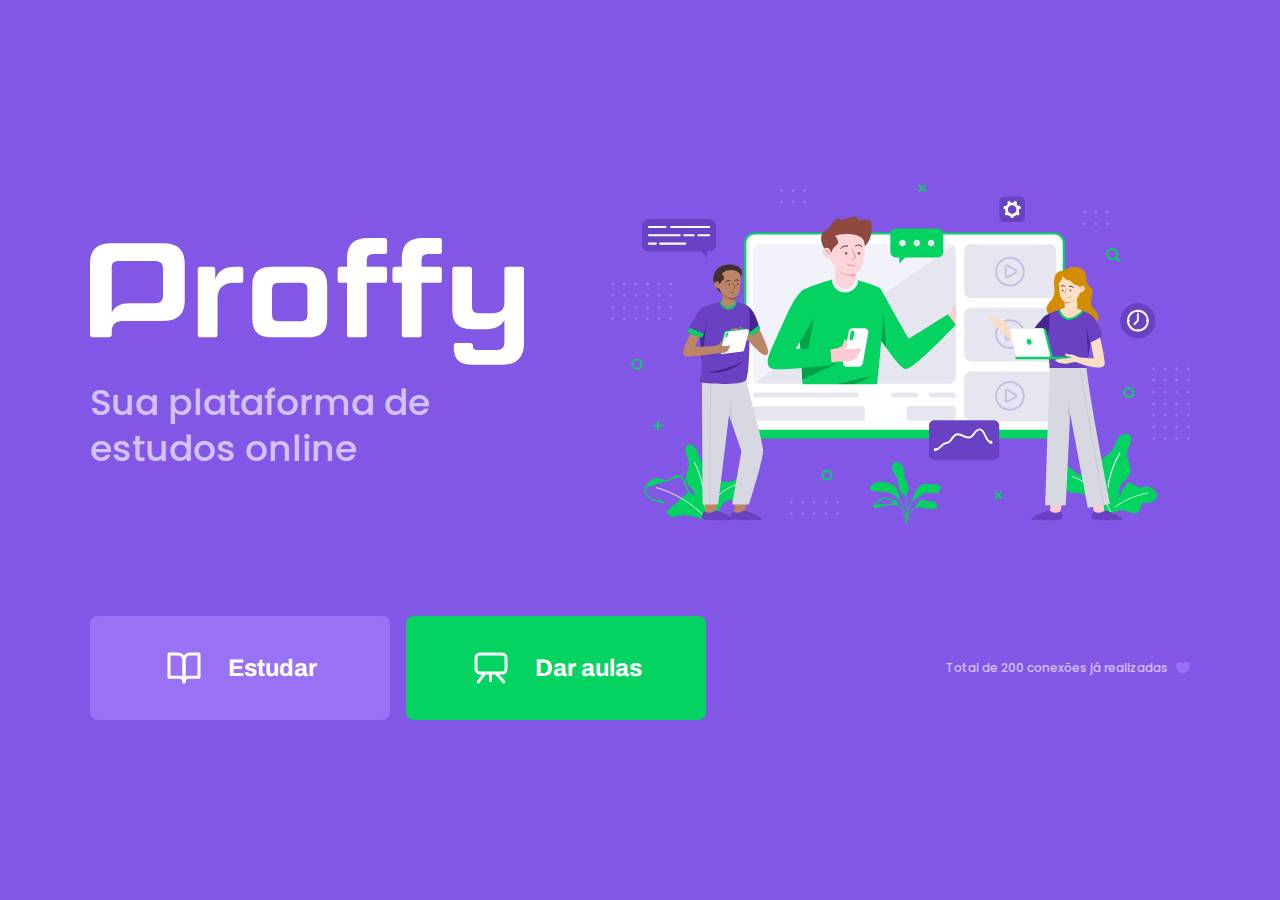
<file: index.html>
<!DOCTYPE html>
<html lang="pt-br">
<head>
    <meta charset="UTF-8">
    <meta name="viewport" content="width=device-width, initial-scale=1.0">
    <meta name="theme-color" content="#8257E5">
    <title>Proffy | Sua plataforma de estudos online</title>

    <link rel="shortcut icon" href="../images/favicon.png" type="image/png">

    <link rel="stylesheet" href="../styles/partials/page-landing.css">
    <link rel="stylesheet" href="../styles/reset.css">
    <link href="https://fonts.googleapis.com/css2?family=Archivo:wght@400;700&amp;family=Poppins:wght@400;600&amp;display=swap" rel="stylesheet"></head>
<body id='page-landing'>
    <div id='container'>
        <div class='logo-container'>
            <img src="/images/logo.svg" alt="Proffy">
            <h2>Sua plataforma de estudos online</h2>
        </div>

        <img class='hero-image' src="/images/landing.svg" alt="Plataforma de Estudos">

        <div class='buttons-container'>
            <a class='study' href="/page/study.html">
                <img src='/images/icons/study.svg' alt='Estudar'>
                Estudar
            </a>
            <a class='give-classes' href="/page/give-classes.html">
                <img src='/images/icons/give-classes.svg' alt='Dar Aulas'>
                Dar aulas
            </a>
        </div>

        <p class="total-connections">
            Total de 200 conexões já realizadas
            <img src="/images/icons/purple-heart.svg" alt="Coração Roxo">
        </p>
    </div>
</body>
</html>
</file>
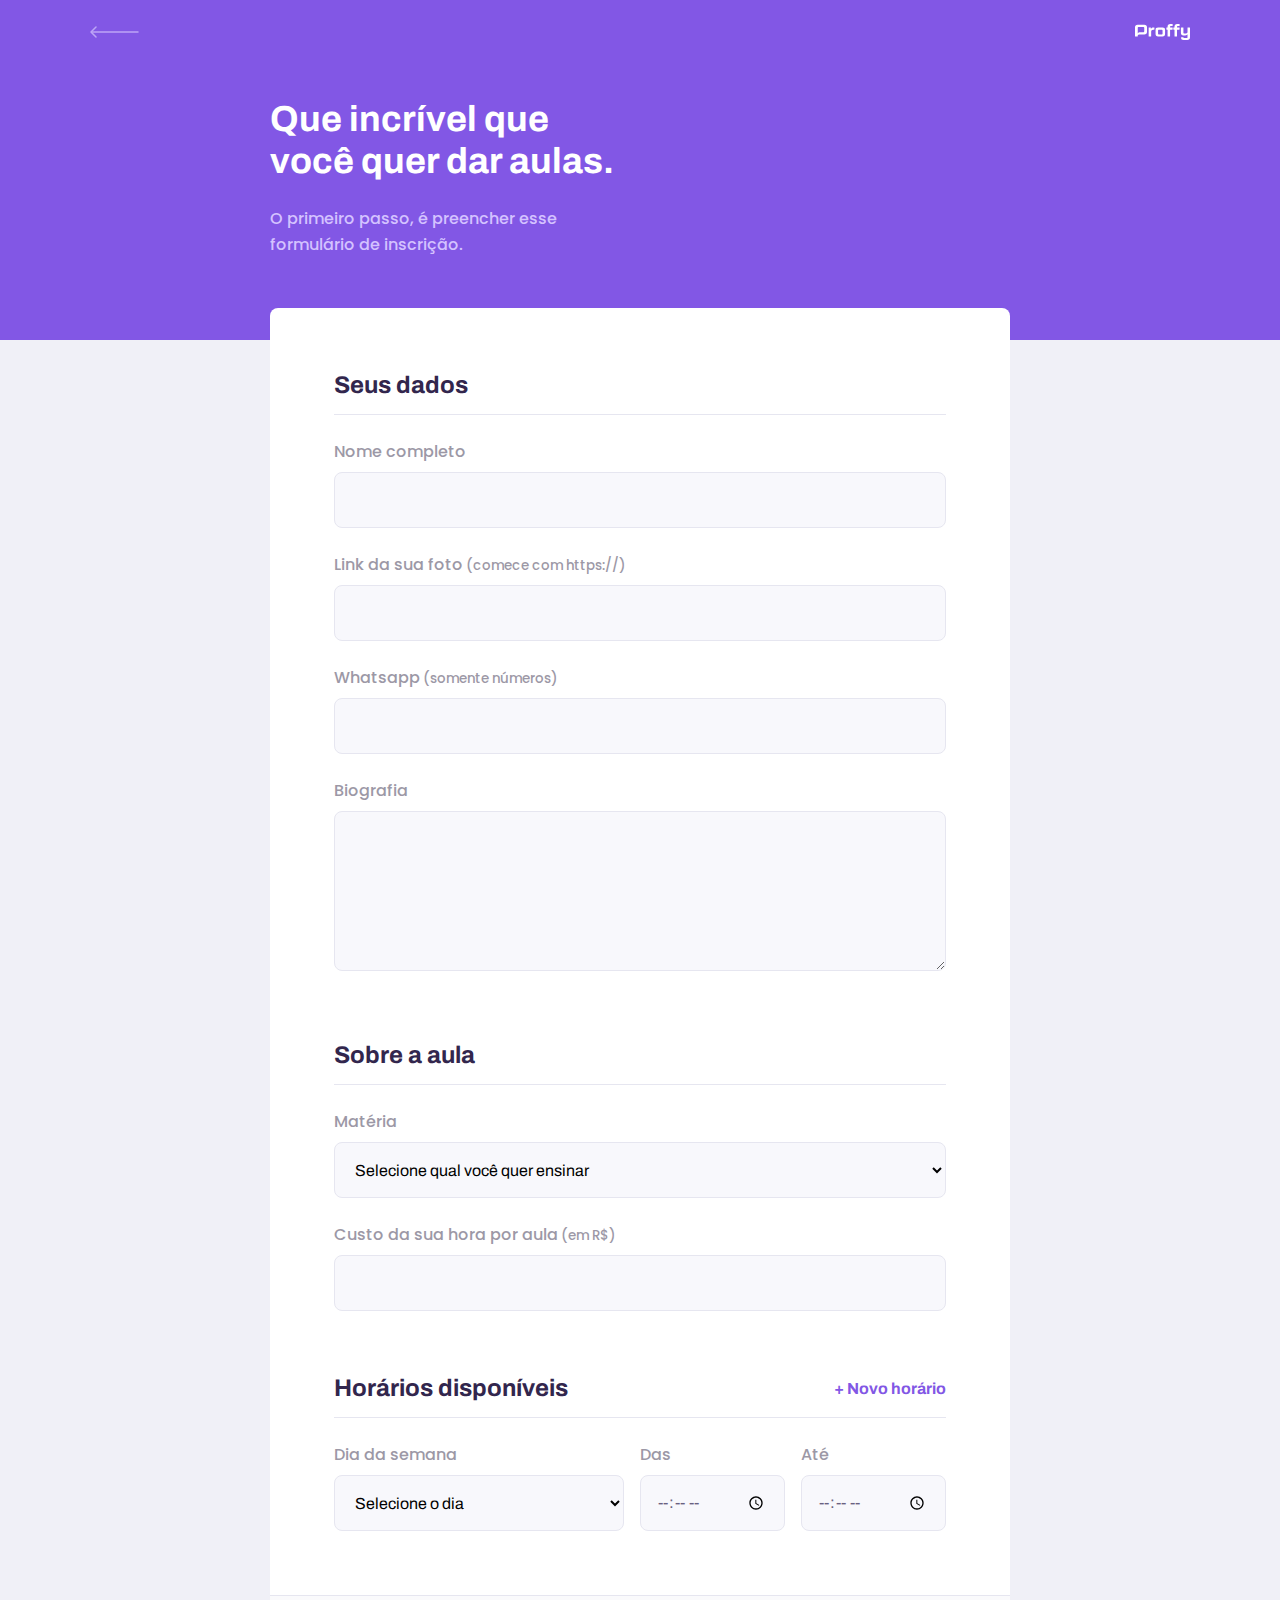
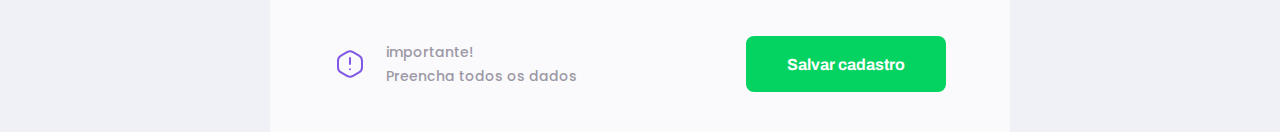
<file: page/give-classes.html>
<!DOCTYPE html>
<html lang="pt-br">
<head>
    <meta charset="UTF-8">
    <meta name="viewport" content="width=device-width, initial-scale=1.0">
    <meta name="theme-color" content="#8257E5">
    <title>Proffy | Sua plataforma de estudos online</title>

    <link rel="shortcut icon" href="../images/favicon.png" type="image/png">

    <link rel="stylesheet" href="../styles/partials/page-give-classes.css">
    <link rel="stylesheet" href="../styles/header.css">
    <link rel="stylesheet" href="../styles/form.css">
    <link rel="stylesheet" href="../styles/reset.css">
    <link href="https://fonts.googleapis.com/css2?family=Archivo:wght@400;700&amp;family=Poppins:wght@400;600&amp;display=swap" rel="stylesheet">
    <script src="/scripts/give-classes.js" defer></script>
</head>
<body id='page-give-classes'>
    <div id='container'>
        <header class="page-header">
            <div class="top-bar-container">
                <a href="/">
                    <img src="/images/icons/back.svg" alt="Voltar">
                </a>
                <img src="/images/logo.svg" alt="Proffy">
            </div>

            <div class="header-content">
                <strong>Que incrível que você quer dar aulas.</strong>
                <p>O primeiro passo, é preencher esse formulário de inscrição.</p>
            </div>
        </header>

        <main>
            <form action="" id="create-class">
                <fieldset>
                    <legend>Seus dados</legend>

                    <div class="input-block">
                        <label for="name">Nome completo</label>
                        <input name="name" id="name" required>
                    </div>
                    <div class="input-block">
                        <label for="avatar">Link da sua foto<small> (comece com https://)</small></label>
                        <input name="avatar" id="avatar" type="url" required>
                    </div>
                    <div class="input-block">
                        <label for="whatsapp">Whatsapp<small> (somente números)</small></label>
                        <input name="whatsapp" id="whatsapp" type="number" required>
                    </div>
                    <div class="textarea-block">
                        <label for="bio">Biografia</label>
                        <textarea name="bio" id="bio" required></textarea>
                    </div>
                </fieldset>
                <fieldset>
                    <legend>Sobre a aula</legend>

                    <div class="select-block">
                        <label for="subject">Matéria</label>
                        <select name="subject" id="subject" required>
                            <option value="">Selecione qual você quer ensinar</option>
                            <option value="1">Artes</option>
                            <option value="2">Biologia</option>
                            <option value="3">Ciências</option>
                            <option value="4">Educação Física</option>
                            <option value="5">Física</option>
                            <option value="6">Geografia</option>
                            <option value="7">História</option>
                            <option value="8">Matemática</option>
                            <option value="9">Português</option>
                            <option value="10">Química</option>
                        </select>
                    </div>
                    <div class="input-block">
                        <label for="cost">Custo da sua hora por aula<small> (em R$)</small></label>
                        <input name="cost" id="cost" type="number" required>
                    </div>
                </fieldset>
                <fieldset id="schedule-items">
                    <legend>Horários disponíveis
                        <button type="button" id="add-time">+ Novo horário</button>
                    </legend>
                    <div class="schedule-item">
                        <div class="select-block">
                            <label for="weekday">Dia da semana</label>
                            <select name="weekday[]" required>
                                <option value="">Selecione o dia</option>
                                <option value="1">Segunda</option>
                                <option value="2">Terça</option>
                                <option value="3">Quarta</option>
                                <option value="4">Quinta</option>
                                <option value="5">Sexta</option>
                            </select>
                        </div>
                        <div class="input-block">
                            <label for="time_from">Das</label>
                            <input name="time_from[]" type="time" required>
                        </div>
                        <div class="input-block">
                            <label for="time_to">Até</label>
                            <input name="time_to[]" type="time" required>
                        </div>
                    </div>
                </fieldset>
            </form>
            <footer>
                <p>
                    <img src="../images/icons/warning.svg" alt="Aviso importante">
                    importante!<br>
                    Preencha todos os dados
                </p>
                <button type="submit" form="create-class">Salvar cadastro</button>
            </footer>
        </main>
    </div>
</body>
</html>
</file>
<file: styles/partials/page-landing.css>
#page-landing{
    background: var(--color-primary);
}

#page-landing #container{
    color: var(--color-text-in-primary)
}

.logo-container img {
    height: 10rem;
}

.logo-container {
    text-align: center;
    margin-bottom: 3.2rem;
}

.logo-container h2 {
    font-weight: 500;
    font-size: 3.6rem;
    line-height: 4.6rem;
    margin-top: 0.8rem;
}

.hero-image{
    width: 100%;
}

.buttons-container{
    display: flex;
    justify-content: center;
    margin: 3.2rem 0;
}

.buttons-container a{
    width: 30rem;
    height: 10.4rem;

    border-radius: .8rem;
    margin-right: 1.6rem;

    font: 700 2.4rem Archivo;

    display: flex;
    align-items: center;
    justify-content: center;

    text-decoration: none;

    transition: background 0.2s;

    color: var(--color-button-text);
}

.buttons-container a img{
    width: 4rem;
    margin-right: 2.4rem;
}

.buttons-container a.study{
    background: var(--color-primary-lighter);
}

.buttons-container a.study:hover {
    background: var(--color-primary-light);
}

.buttons-container a.give-classes{
    background: var(--color-secundary);
    margin-right: 0;
}

.buttons-container a.give-classes:hover {
    background: var(--color-secundary-dark);
}

.total-connections {
    font-size: 1.8rem;

    display: flex;
    align-items: center;
    justify-content: center;
}

.total-connections img {
    margin-left: 0.8rem;
}

@media(max-width: 699px){
    :root {
        font-size: 40%;
    }
}

@media(min-width: 1100px) {
    #page-landing #container{
        max-width: 1100px;
        display: grid;
        grid-template-columns: 2fr 1fr 2fr;
        grid-template-rows: 350px 104px;
        grid-template-areas: 
        "proffy image image"
        "button button texting";
        column-gap: 87px;
        row-gap: 86px;
    }

    .logo-container{
        grid-area: proffy;
        text-align: initial;
        align-self: center;
        margin: 0;
    }

    .logo-container img{
        height: 127px;
    }
    .hero-image{
        grid-area: image;
        height: 350px;
    }
    .buttons-container{
        grid-area: button;
        justify-content: flex-start;
        margin: 0;
    }
    .total-connections{
        grid-area: texting;
        justify-content: end;
        font-size: 1.2rem;
    }
}
</file>
<file: styles/partials/page-give-classes.css>
#page-give-classes #container {
    width: 100vw;
    height: 100vh;
}

#page-give-classes .page-header .header-content{
    margin-bottom: 6.4rem;
}

#page-give-classes main{
    background: var(--color-box-base);
    width: 100%;
    max-width: 74rem;
    border-radius: 0.8rem;
    margin: -3.2rem auto 3.2rem;
    padding-top: 6.4rem;
}

#page-give-classes fieldset{
    border: none;
    padding: 0 2.4rem;
}

#page-give-classes fieldset legend{
    font: 700 2.4rem Archivo;
    color: var(--color-text-title);
    margin-bottom: 2.4rem;
    display: flex;
    align-items: center;
    justify-content: space-between;
    width: 100%;
    padding-bottom: 1.6rem;
    border-bottom: 1px solid var(--color-line-in-white);
}

#page-give-classes fieldset legend button{
    background: none;
    border: 0;
    color: var(--color-primary);
    font: 700 1.6rem Archivo;
    cursor: pointer;
    transition: 0.2s;
}

#page-give-classes fieldset legend button:hover{
    color: var(--color-primary-dark)
}

#page-give-classes fieldset+fieldset{
    margin-top: 6.4rem;
}

#page-give-classes fieldset .select-block+.input-block,
#page-give-classes fieldset .input-block+.textarea-block,
#page-give-classes fieldset .input-block+.input-block{
    margin-top: 2.4rem;
}

#page-give-classes main footer{
    padding: 4rem 2.4rem;
    background: var(--color-box-footer);
    border-top: 1px solid var(--color-line-in-white);
    margin-top: 6.4rem;
}

#page-give-classes main footer p{
    display: flex;
    align-items: center;
    justify-content: center;
    font-size: 1.4rem;
    line-height: 2.4rem;
    color: var(--color-text-complement)
}

#page-give-classes main footer p img{
    margin-right: 2rem;
}

#page-give-classes main footer button{
    width: 100%;
    height: 5.6rem;
    background: var(--color-secundary);
    color: var(--color-button-text);
    border: 0;
    border-radius: 0.8rem;
    cursor: pointer;
    font: 700 1.6rem Archivo;
    display: flex;
    align-items: center;
    justify-content: center;
    text-decoration: none;
    transition: 0.2s;
    margin-top: 3.2rem;
}

#page-give-classes main footer button:hover{
    background: var(--color-secundary-dark);
}

.schedule-item+.schedule-item{
    padding-top: 3.2rem;
    margin-top: 3.2rem;
    border-top: 1px solid var(--color-line-in-white);
}

@media(min-width: 700px){
    #page-give-classes #container{
        max-width: 100vw;
    }

    #page-give-classes .page-header .header-content{
        margin-bottom: 0;
    }

    #page-give-classes main fieldset{
        padding: 0 64px;
    }

    #page-give-classes main footer{
        padding: 40px 64px;
        display: flex;
        align-items: center;
        justify-content: space-between;
    }

    #page-give-classes main footer button{
        width: 200px;
        margin-top: 0;
    }

    .schedule-item{
        display: grid;
        grid-template-columns: 2fr 1fr 1fr;
        column-gap: 1.6rem;
    }

    #page-give-classes #schedule-items .select-block+.input-block,
    #page-give-classes #schedule-items .input-block+.input-block{
        margin-top: 0;
    }
}
</file>
<file: styles/header.css>
.page-header {
    background: var(--color-primary);
    display: flex;
    flex-direction: column;
}

.page-header .top-bar-container {
    width: 90%;
    margin: 0 auto;
    padding: 1.6rem 0;

    display: flex;
    align-items: center;
    justify-content: space-between;
}

.page-header .top-bar-container a {
    height: 3.2rem;
    transition: opacity 0.2s;
}

.page-header .top-bar-container a:hover {
    opacity: 0.6;
}

.page-header .top-bar-container > img {
    height: 1.6rem;
}

.page-header .header-content {
    width: 90%;
    margin: 3.2rem auto;
    position: relative;
}

.page-header .header-content p{
    max-width: 30rem;
    font-size: 1.6rem;
    line-height: 2.6rem;
    color: var(--color-text-in-primary);
    margin-top: 2.4rem;
}

.page-header .header-content strong {
    font: 700 3.6rem Archivo;
    line-height: 4.2rem;
    color: var(--color-title-in-primary)
}

@media(min-width: 700px){
    .page-header{
        height: 340px;
    }

    .page-header .top-bar-container{
        max-width: 1100px; 
    }

    .page-header .header-content{
        max-width: 740px;
        margin: 0 auto;

        flex: 1 1;
        padding-bottom: 48px;
        display: flex;
        flex-direction: column;
        justify-content: center;
    }

    .page-header .header-content strong{
        max-width: 350px;
    }
}
</file>
<file: styles/form.css>
.textarea-block label,
.input-block label,
.select-block label {
    font: 1.4rem;
    color: var(--color-text-complement);
}

.textarea-block textarea,
.input-block input,
.select-block select {
    width: 100%;
    height: 5.6rem;
    margin-top: 0.8rem;
    border-radius: 0.8rem;
    background: var(--color-input-background);
    border: 1px solid var(--color-line-in-white);
    outline: 0;
    padding: 0 1.6rem;
    font: 1.6rem Archivo;
}

.textarea-block textarea{
    padding: 1.2rem 1.6rem;
    height: 16rem;
    resize: vertical;
}

.textarea-block,
.input-block {
    position: relative;
}

.textarea-block:focus-within::after,
.input-block:focus-within::after {
    content: "";
    width: calc(100% - 3.2rem);
    height: 2px;
    background: var(--color-primary-light);
    position: absolute;
    left: 1.6rem;
    right: 1.6rem;
    bottom: 0;
}
</file>
